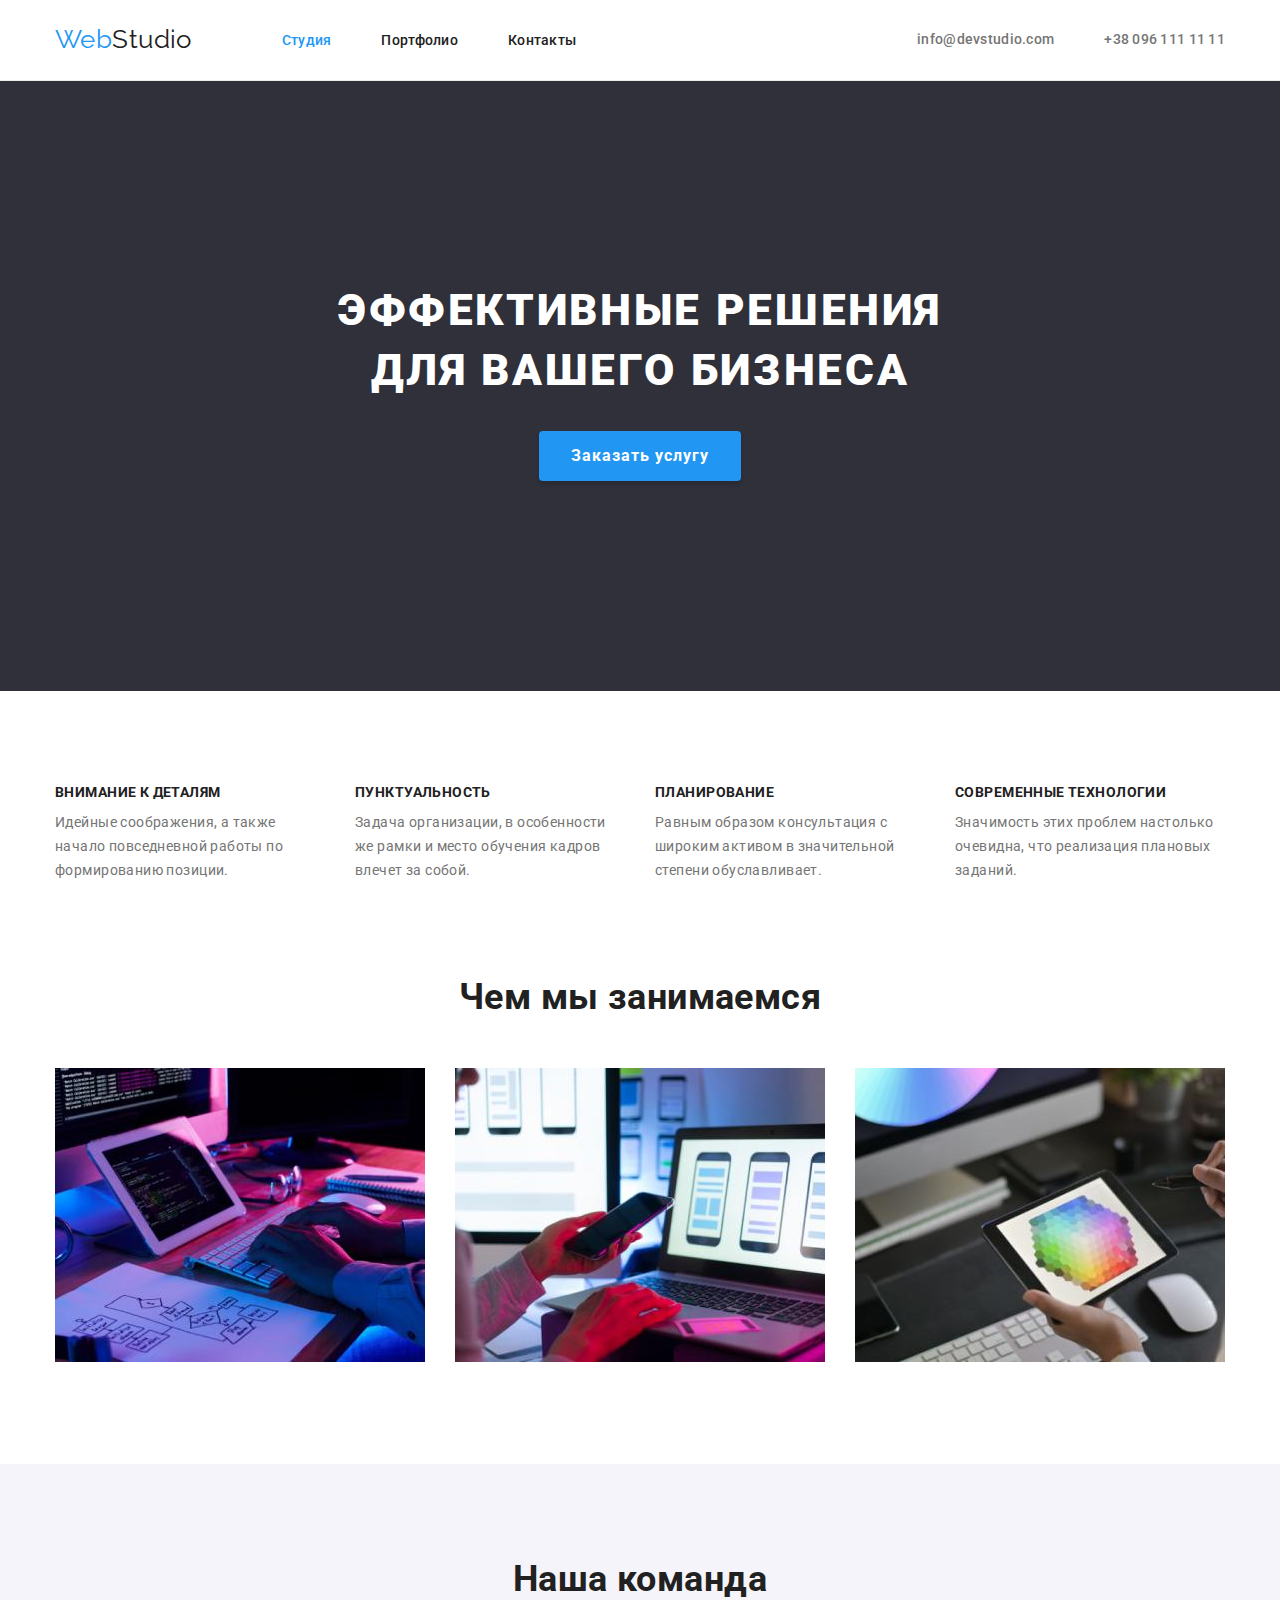
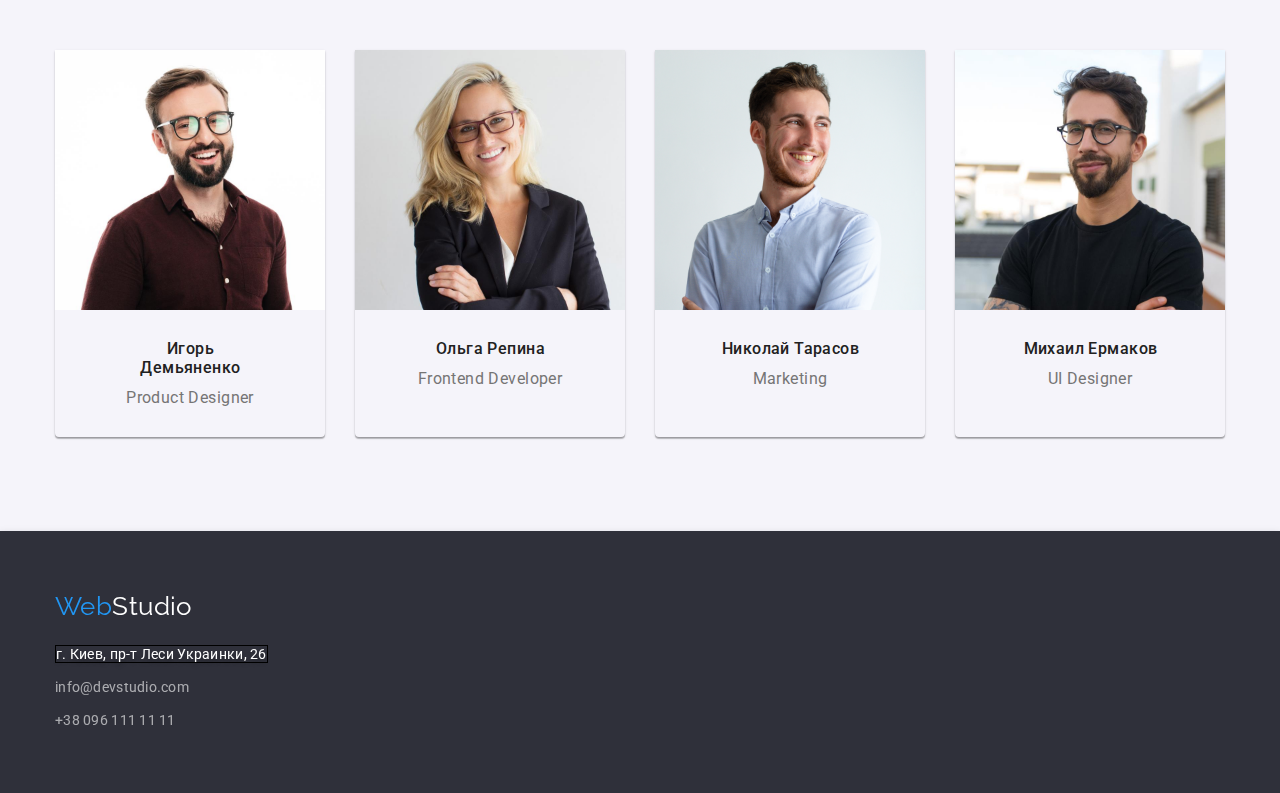
<file: index.html>
<!DOCTYPE html>
<html lang="ru">
<head>
    <meta charset="UTF-8">
    <meta http-equiv="X-UA-Compatible" content="IE=edge">
    <meta name="viewport" content="width=device-width, initial-scale=1.0">
    <title>Markup-hw-03</title>
    <link href="https://fonts.googleapis.com/css2?family=Raleway:wght@700&family=Roboto:wght@400;500;700;900&display=swap" rel="stylesheet">
    <link rel="stylesheet" href="https://github.com/sindresorhus/modern-normalize/blob/main/modern-normalize.css">
    <link rel="stylesheet" href="./css/style.css">
</head>
<body class="page">
    <header class="page-header">
       <div class="container main-nav"> 
        <nav class="nav-container">
          <a href="./index.html" class="logo">Web<span class="logo logo-span">Studio</span></a>
          <ul class="site-nav list">
            <li class="item"><a href="./index.html" class="link current">Студия</a></li> 
            <li class="item"><a href="./portfolio.html" class="link">Портфолио</a></li>
            <li class="item"><a href="" class="link">Контакты</a></li>
          </ul>  
        </nav>
        
        <ul class="auth-nav list">
            <li class="item"><a href="mailto:info@devstudio.com" class="link">info@devstudio.com</a></li>
            <li class="item"><a href="tel:+380961111111" class="link">+38 096 111 11 11</a></li>
        </ul>
       </div>
    </header>
      
    <main> 
    <section class="hero">
        <h1 class="hero-title">Эффективные решения<br> для вашего бизнеса</h1>
        <button type="button" class="button primary">Заказать услугу</button>
    </section>

    <section class="section features">

      <div class="container">
        <h2 class="hidden-title">Особенности</h2>
        <ul class="features list">
         <li class="item">
            <h3 class="title">Внимание к деталям</h3>
            <p>Идейные соображения, а также начало повседневной работы по формированию позиции.</p>
        </li>
          <li class="item">
            <h3 class="title">Пунктуальность</h3>
            <p>Задача организации, в особенности же рамки и место обучения кадров влечет за собой.</p>
        </li>
          <li class="item">
            <h3 class="title">Планирование</h3>
            <p>Равным образом консультация с широким активом в значительной степени обуславливает.</p>
        </li>
          <li class="item">
            <h3 class="title">Современные технологии</h3>
            <p>Значимость этих проблем настолько очевидна, что реализация плановых заданий.</p>
        </li>
      </ul>
      </div>
    </section>

    <section class="section">
      <div class="container">
        <h2 class="section-title">Чем мы занимаемся</h2>
        <ul class="jobs list">
          <li class="item">
              <img src="./images/code.jpg" alt="процесс написания кода" width="370" height="294">
          </li>
          <li class="item">
              <img src="./images/phone.jpg" alt="процесс написания мобильных приложений" width="370" height="294">
          </li>
          <li class="item">
              <img src="./images/tablet.jpg" alt="разработка приложений под планшетные устройства" width="370" height="294">
          </li>  
        </ul>
      </div>
    </section>

    <section class="section workers">
      <div class="container">
        <h2 class="section-title">Наша команда</h2>
        <ul class="persons list">
          <li class="item">
            <img src="./images/igor.jpg" alt="Игорь" width="270" height="260">
              <div class="persons-block">
                <h3 class="title">Игорь Демьяненко</h3>
                <p class="jobs">Product Designer</p> 
              </div>
          </li> 
          <li class="item">
            <img src="./images/olga.jpg" alt="Ольга" width="270" height="260">
              <div class="persons-block">
                <h3 class="title">Ольга Репина</h3>
                <p class="jobs">Frontend Developer</p>
              </div>
          </li>  
          <li class="item">
            <img src="./images/nikolay.jpg" alt="Николай" width="270" height="260">
              <div class="persons-block">
                <h3 class="title">Николай Тарасов</h3>
                <p class="jobs">Marketing</p>
              </div>
          </li>  
          <li class="item">
            <img src="./images/michail.jpg" alt="Михаил" width="270">
              <div class="persons-block">
                <h3 class="title">Михаил Ермаков</h3>
                <p class="jobs">UI Designer</p>
              </div>
          </li>  
        </ul>
      </div>
    </section>
    </main>

    <footer class="footer">

      <div class="container">
        <a href="./index.html" class="logo">Web<span class="logo logo-span">Studio</span></a>

        <address class="footer-container address-nav">
          <ul class="auth-nav list">
            <li class="footer-link"><a href="https://goo.gl/maps/iULGJr1VuEJqhyds5" target="_blank" rel="noopener noreferrer nofollow" class="link address-link">г. Киев, пр-т Леси Украинки, 26</a></li>
            <li class="footer-link"><a href="mailto:info@devstudio.com" class="link">info@devstudio.com</a></li>
            <li class="footer-link"><a href="tel:+380961111111" class="link">+38 096 111 11 11</a></li>
          </ul>
        </address>
      </div>
   </footer>
</body>
</html>
</file>
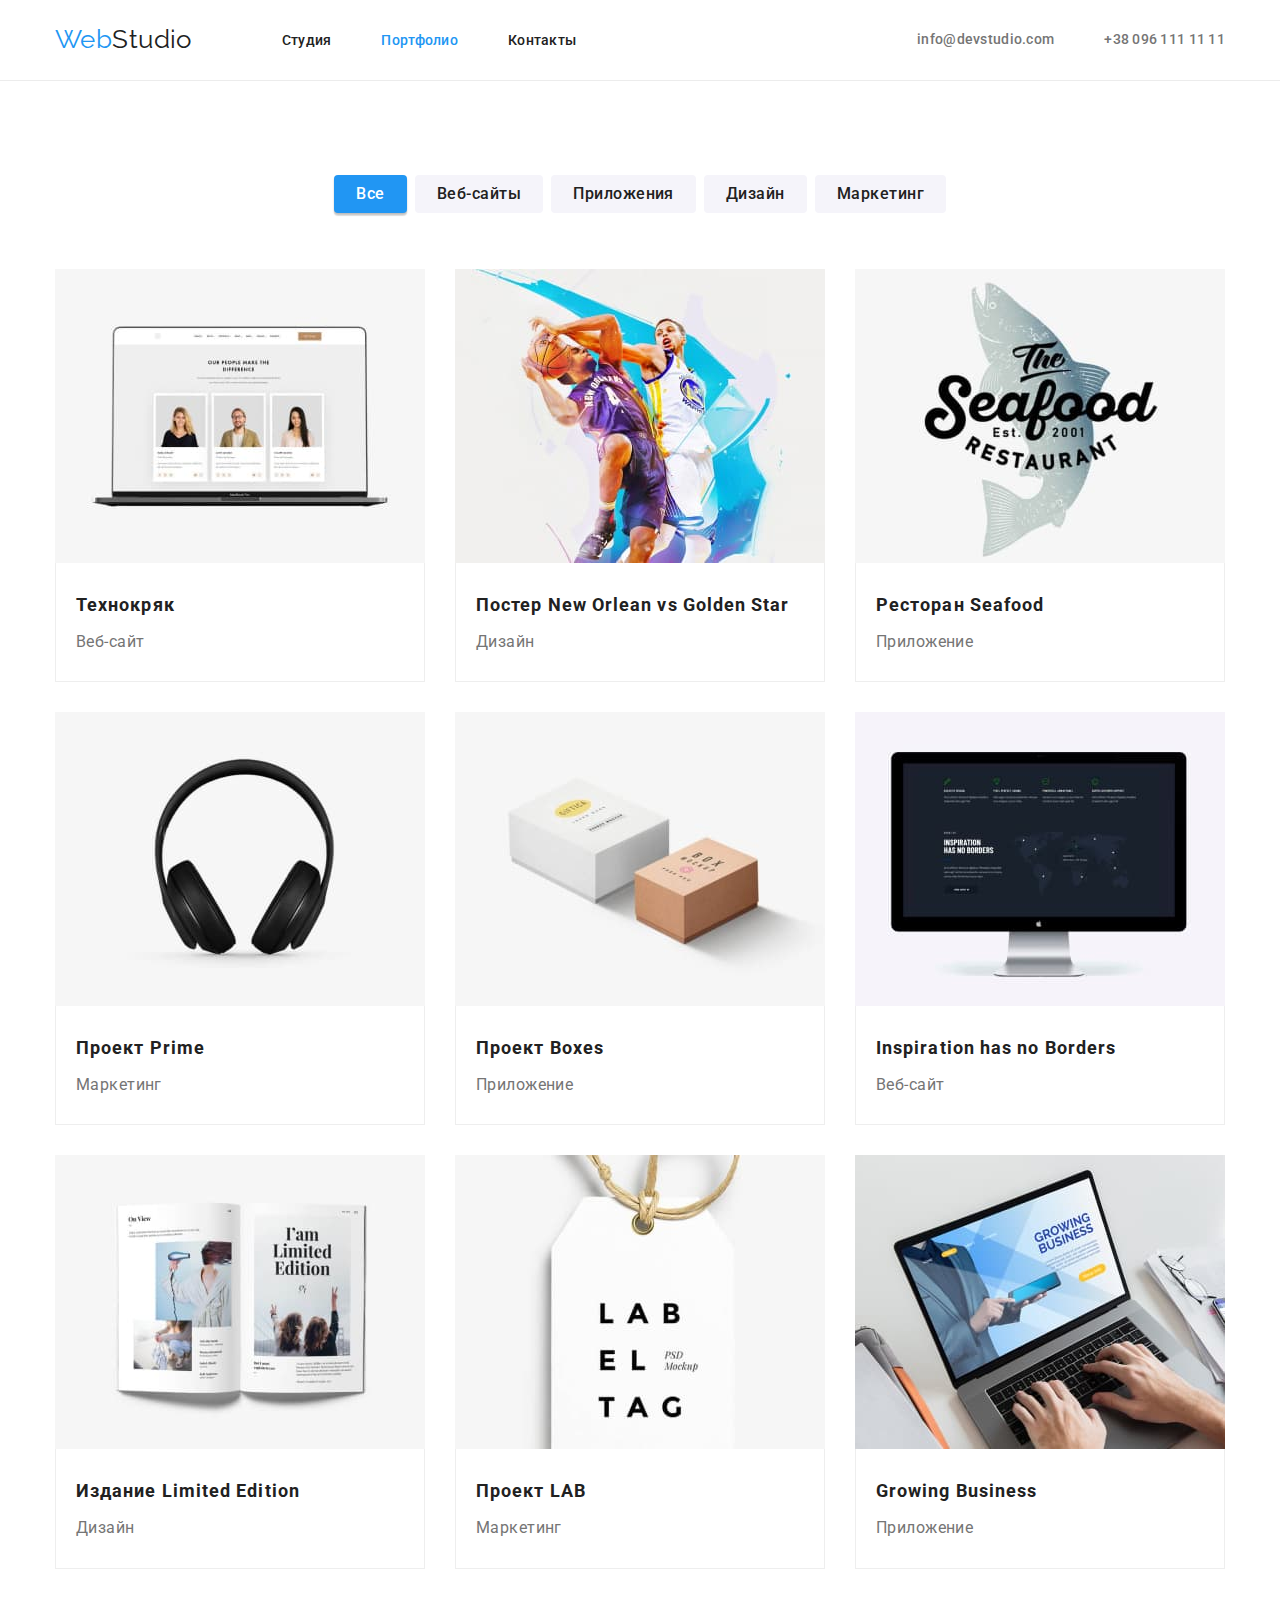
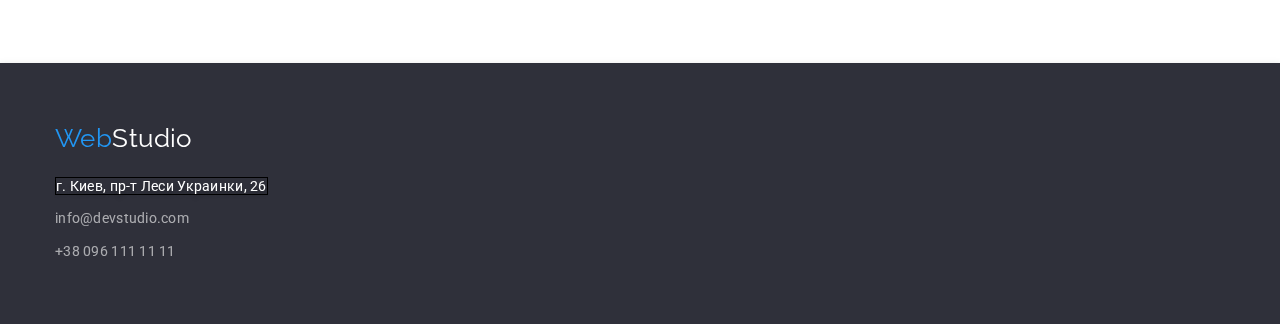
<file: portfolio.html>
<!DOCTYPE html>
<html lang="ru">
<head>
    <meta charset="UTF-8">
    <meta http-equiv="X-UA-Compatible" content="IE=edge">
    <meta name="viewport" content="width=device-width, initial-scale=1.0">
    <title>Portfolio</title>
    <link href="https://fonts.googleapis.com/css2?family=Raleway:wght@700&family=Roboto:wght@400;500;700;900&display=swap" rel="stylesheet">
    <link rel="stylesheet" href="https://github.com/sindresorhus/modern-normalize/blob/main/modern-normalize.css">
    <link rel="stylesheet" href="./css/style.css">
</head>
<body class="page">
    <header class="page-header">
        <div class="container main-nav">
            <nav class="nav-container">
                <a href="./index.html" class="logo">Web<span class="logo logo-span">Studio</span></a>
                <ul class="site-nav list">
                  <li class="item"><a href="./index.html" class="link">Студия</a></li> 
                  <li class="item"><a href="./portfolio.html" class="link current">Портфолио</a></li>
                  <li class="item"><a href="" class="link">Контакты</a></li>
                </ul>  
              </nav>
              
              <ul class="auth-nav list">
                  <li class="item"><a href="mailto:info@devstudio.com" class="link">info@devstudio.com</a></li>
                  <li class="item"><a href="tel:+380961111111" class="link">+38 096 111 11 11</a></li>
              </ul>
        </div>
    </header>

    <main>
        <section class="section">
            <div class="container">
                <h1 class="hidden-title">Портфолио</h1>
            <ul class="potrtfolio-btn-list list">
                <li class="button-list"><button type="button" class="button primary btn">Все</button></li>
                <li class="button-list"><button type="button" class="button secondary btn">Веб-сайты</button></li>
                <li class="button-list"><button type="button" class="button secondary btn">Приложения</button></li>
                <li class="button-list"><button type="button" class="button secondary btn">Дизайн</button></li>
                <li class="button-list"><button type="button" class="button secondary btn">Маркетинг</button></li>     
            </ul>
            <ul class="list portfolio-list">
                <li class="portfolio-list-item"> 
                    <a class="portfolio-item" href="">
                        <img src="./images/gallery1.jpg" alt="иллюстрация к Технокряку" width="370" height="294">
                            <div class="potrfolio-container">
                                <h3 class="portfolio-title">Технокряк</h3>
                                <p class="portfolio-text">Веб-сайт</p>
                            </div>
                        </a>
                </li>
                <li class="portfolio-list-item"> 
                    <a class="portfolio-item" href="">
                        <img src="./images/gallery2.jpg" alt="постер New Orlean vs Golden Star" width="370" height="294">
                        <div class="potrfolio-container">
                            <h3 class="portfolio-title">Постер New Orlean vs Golden Star</h3>
                            <p class="portfolio-text">Дизайн</p>
                        </div>
                    </a>
                </li>
                <li class="portfolio-list-item"> 
                    <a class="portfolio-item" href="">
                        <img src="./images/gallery3.jpg" alt="ресторан Seafood" width="370" height="294">
                        <div class="potrfolio-container">
                            <h3 class="portfolio-title">Ресторан Seafood</h3>
                            <p class="portfolio-text">Приложение</p>
                        </div>
                    </a>
                </li>
                <li class="portfolio-list-item"> 
                    <a class="portfolio-item" href="">
                        <img src="./images/gallery4.jpg" alt="иллюстрация к проекту Prime" width="370" height="294">
                        <div class="potrfolio-container">
                            <h3 class="portfolio-title">Проект Prime</h3>
                            <p class="portfolio-text">Маркетинг</p>
                        </div>
                    </a>
                </li>
                <li class="portfolio-list-item"> 
                    <a class="portfolio-item" href="">
                        <img src="./images/gallery5.jpg" alt="иллюстрация к проекту Boxes" width="370" height="294">
                        <div class="potrfolio-container">
                            <h3 class="portfolio-title">Проект Boxes</h3>
                            <p class="portfolio-text">Приложение</p>
                        </div>
                    </a>
                </li>
                <li class="portfolio-list-item"> 
                    <a class="portfolio-item" href="">
                        <img src="./images/gallery6.jpg" alt="монитор компьютера" width="370" height="294">
                        <div class="potrfolio-container">
                            <h3 class="portfolio-title">Inspiration has no Borders</h3>
                            <p class="portfolio-text">Веб-сайт</p>
                        </div>
                    </a>
                </li>
                <li class="portfolio-list-item"> 
                    <a class="portfolio-item" href="">
                        <img src="./images/gallery7.jpg" alt="издание Limited Edition" width="370" height="294">
                        <div class="potrfolio-container">
                            <h3 class="portfolio-title">Издание Limited Edition</h3>
                            <p class="portfolio-text">Дизайн</p>
                        </div>
                    </a>
                </li>
                <li class="portfolio-list-item"> 
                    <a class="portfolio-item" href="">
                        <img src="./images/gallery8.jpg" alt="иллюстрация к проекту LAB" width="370" height="294">
                        <div class="potrfolio-container">
                            <h3 class="portfolio-title">Проект LAB</h3>
                            <p class="portfolio-text">Маркетинг</p>
                        </div>
                    </a>
                </li>
                <li class="portfolio-list-item"> 
                    <a class="portfolio-item" href="">
                        <img src="./images/gallery9.jpg" alt="человек печатает на клавиатуре ноутбука" width="370" height="294">
                        <div class="potrfolio-container">
                            <h3 class="portfolio-title">Growing Business</h3>
                            <p class="portfolio-text">Приложение</p>
                        </div>
                    </a>
                </li>
            </ul>
            </div>
        </section>
    </main>


    <footer class="footer">

        <div class="container">
          <a href="./index.html" class="logo">Web<span class="logo logo-span">Studio</span></a>
  
          <address class="footer-container address-nav">
            <ul class="auth-nav list">
              <li class="footer-link"><a href="https://goo.gl/maps/iULGJr1VuEJqhyds5" target="_blank" rel="noopener noreferrer nofollow" class="link address-link">г. Киев, пр-т Леси Украинки, 26</a></li>
              <li class="footer-link"><a href="mailto:info@devstudio.com" class="link">info@devstudio.com</a></li>
              <li class="footer-link"><a href="tel:+380961111111" class="link">+38 096 111 11 11</a></li>
            </ul>
          </address>
        </div>
     </footer>
</body>
</html>
</file>
<file: css/style.css>
/* цвет основного текста  #212121 */
/* вторичный цвет текста #757575 */
/* rgba(255, 255, 255, 0.6) */
/* #FFFFFF */
/* акцент - #2196F3 */

/* вторичный цвет фона - #F5F4FA */

:root {
    --primary-text-color: #757575;
    --title-text-color: #212121;
    --secondary-text-color: #FFFFFF;
    --accent-color: #2196F3;
    --background-text-color: #E5E5E5;
    --background-secondary-color: #F5F4FA; 
    --background-third-color: #2F303A;
    --border-color: #EEEEEE;
}

html {
    box-sizing: border-box;
}

*,
*::before,
*::after {
    box-sizing: inherit;
}

h1, h2, h3, h4, h5, h6, p, ul {
    padding: 0;
    margin: 0;
}

body {
    margin: 0;
    max-width: 1600px;
    background-color: var(--secondary-text-color);
    font-family: Roboto, sans-serif;
    color: var(--primary-text-color);
    font-size: 14px;
    line-height: 1.7;
    letter-spacing: 0.03em;
}

.hidden-title {
    display: none;
}

.list {
    list-style: none;
}

.page-header {
    background-color: var(--secondary-text-color);
    border-bottom: 1px solid #ECECEC;
}

/* Container */

.container {
    margin: 0 auto;
    width: 1200px;
    padding-left: 15px;
    padding-right: 15px;
}

/* Logo */

.logo {
    color: var(--accent-color);
    font-family: Raleway, sans-serif;
    font-size: 26px;
    line-height: 1.2;
    text-decoration: none;
}

.logo-span {
    color: var(--title-text-color);
}

.footer .logo-span {
    color: var(--secondary-text-color);
}

/* Site Auth nav */

.main-nav {
    display: flex;
    align-items: center;
}

.nav-container {
    display: flex;
    align-items: center;
}

.site-nav {
    display: flex;
    margin-left: 90px;
}

.site-nav > .item:not(:last-child) {
    margin-right: 50px;
}



.site-nav .link {
    display: block;
    color: var(--title-text-color);
    font-weight: 500;
    line-height: 1.14;
    letter-spacing: 0.02em;
    text-decoration: none;
    padding-top: 33px;
    padding-bottom: 31px;
}

.site-nav .link.current {
    color: var(--accent-color); 
}

.auth-nav {
    display: flex;
    margin-left: auto;
}

.auth-nav .item + .item {
    margin-left: 50px;
}

.auth-nav .link {
    color: currentColor;
    font-weight: 500;
    line-height: 1.14;
    letter-spacing: 0.02em;
    text-decoration: none;
}

.site-nav .link:hover, 
.site-nav .link:focus,
.auth-nav .link:hover, 
.auth-nav .link:focus {
    color: var(--accent-color);
}

.auth-nav .address-link {
    color: var(--secondary-text-color);
}

.address-nav {
    font-style: inherit;
}

.address-nav .link {
    font-weight: 400;
    line-height: 1.71;
    color: rgba(255, 255, 255, 0.6);
}

.auth-nav .address-link {
    color: var(--secondary-text-color);
    border: 1px solid #000000;
    text-shadow: 0px 4px 4px rgba(0, 0, 0, 0.25);
}
/* Hero */

.hero, 
.footer {
    background-color: var(--background-third-color);
}

.hero {
    padding-top: 200px;
    text-align: center;
}

.hero-title {
    margin-bottom: 30px;
    color: var(--secondary-text-color);
    background-color: #2F303A;
    font-weight: 900;
    font-size: 44px;
    line-height: 1.36;
    letter-spacing: 0.06em;
    text-transform: uppercase;
}

.hero > .button {
    margin-bottom: 210px;
}


/* Section */

.section {
    padding-top: 94px;
    padding-bottom: 94px;
}

.section.features {
    padding-bottom: 0;
}

.section-title {
    color: var(--title-text-color);
    font-size: 36px;
    line-height: 1.17;
    text-align: center;
    margin-bottom: 50px;
}

.section .title {
    margin-bottom: 10px;
}


/* Features */

.features {
    display: flex;
}

.features > .item {
    flex-basis: 270px;
}

.features > .item:not(:last-child) {
    margin-right: 30px;
}

.features .title {
    color: var(--title-text-color);
    font-size: inherit;
    line-height: 1.14;
    text-transform: uppercase;
    margin-bottom: 10px;
}

/* Jobs */

.jobs {
    display: flex;
}

.jobs > .item {
    width: 370px;
}

.jobs > .item:not(:last-child) {
    margin-right: 30px;
}

/* Person-list */

.workers {
    background-color: var(--background-secondary-color);
}

.persons {
    display: flex;
}

.persons > .item {
    width: 270px;
    background-color: var(--background-secondary-color);
    box-shadow: 0px 1px 3px rgba(0, 0, 0, 0.12), 0px 1px 1px rgba(0, 0, 0, 0.14), 0px 2px 1px rgba(0, 0, 0, 0.2);
    border-radius: 0px 0px 4px 4px;
}

.persons > .item:not(:last-child) {
    margin-right: 30px;
}

.persons .title {
    min-width: 151px;
    color: var(--title-text-color);
    font-weight: 500;
    font-size: 16px;
    line-height: 1.18;
    text-align: center;
}

.persons img {
    display: block;
}

.persons .jobs {
    font-size: 16px;
    line-height: 1.19;
    justify-content: center;
}

.persons-block {
    padding: 30px 60px;
}


/* Button */

.button {
    
    border:none;
    border-radius: 4px;
    padding: 10px 32px;
    min-width: 200px;

    color: var(--secondary-text-color);
    background-color: var(--accent-color);
    cursor: pointer;
    font-family: inherit;
    font-weight: bold;
    font-size: 16px;
    line-height: 1.9;
    letter-spacing: 0.06em;
    text-align: center;
}

.btn {
    border: none;
    padding: 6px 22px;
    min-width: 73px;
    font-weight: 500;
    line-height: 1.6;
    letter-spacing: 0.03em;
    }

.button.primary {
    color: var(--secondary-text-color);
    background-color: var(--accent-color);
    box-shadow: 0px 4px 4px rgba(0, 0, 0, 0.15);
}

.button.primary.btn {
    box-shadow: 0px 3px 1px rgba(0, 0, 0, 0.1), 0px 1px 2px rgba(0, 0, 0, 0.08), 0px 2px 2px rgba(0, 0, 0, 0.12);
}

.button.secondary {
    color: var(--title-text-color);
    background-color: var(--background-secondary-color);
}

.button.primary:hover,
.button.primary:focus{
    color: var(--title-text-color);
    background-color: var(--background-secondary-color);
}

.button.secondary:hover,
.button.secondary:focus {
    color: var(--secondary-text-color);
    background-color: var(--accent-color);
    background-color: var(--accent-color);
}

.button.primary.btn:hover,
.button.primary.btn:focus {
    box-shadow: 0px 3px 1px rgba(0, 0, 0, 0.1), 0px 1px 2px rgba(0, 0, 0, 0.08), 0px 2px 2px rgba(0, 0, 0, 0.12);
}


/* Portfolio */

.potrtfolio-btn-list {
    display: flex;
    margin-bottom: 56px;
    justify-content: center;
}

.potrtfolio-btn-list > .button-list:not(:last-child) {
    margin-right: 8px;
}

.portfolio-list {
    display: flex;
    flex-wrap: wrap;
}

.portfolio-list-item {
    flex-basis: calc((100% - 60px) / 3);
}

.portfolio-list-item:not(:nth-child(3n)) {
    margin-right: 30px;
}

.portfolio-list-item:not(:nth-last-child(-n +3)) {
    margin-bottom: 30px;
}

.portfolio-item {
    text-decoration: none;
}

.portfolio-item img {
    display: block;
}

.potrfolio-container {
    padding: 24px 20px;
    border-bottom: 1px solid #EEEEEE; 
    border-left: 1px solid #EEEEEE;
    border-right: 1px solid #EEEEEE;
}

.portfolio-title {
    color: var(--title-text-color);
    font-size: 18px;
    line-height: 2;
    letter-spacing: 0.06em;
    margin-bottom: 4px;
}

.portfolio-text {
    color: var(--primary-text-color);
    font-size: 16px;
    line-height: 1.9;
}

/* Footer */

.footer {
    padding-top: 60px;
    padding-bottom: 60px;
    filter: drop-shadow(0px 4px 4px rgba(0, 0, 0, 0.25));
}

.address-nav .auth-nav {
    margin-top: 20px;
}

.footer-container .auth-nav {
    display: block;
}

.footer-link:not(:last-child) {
    margin-bottom: 9px;
}
</file>
